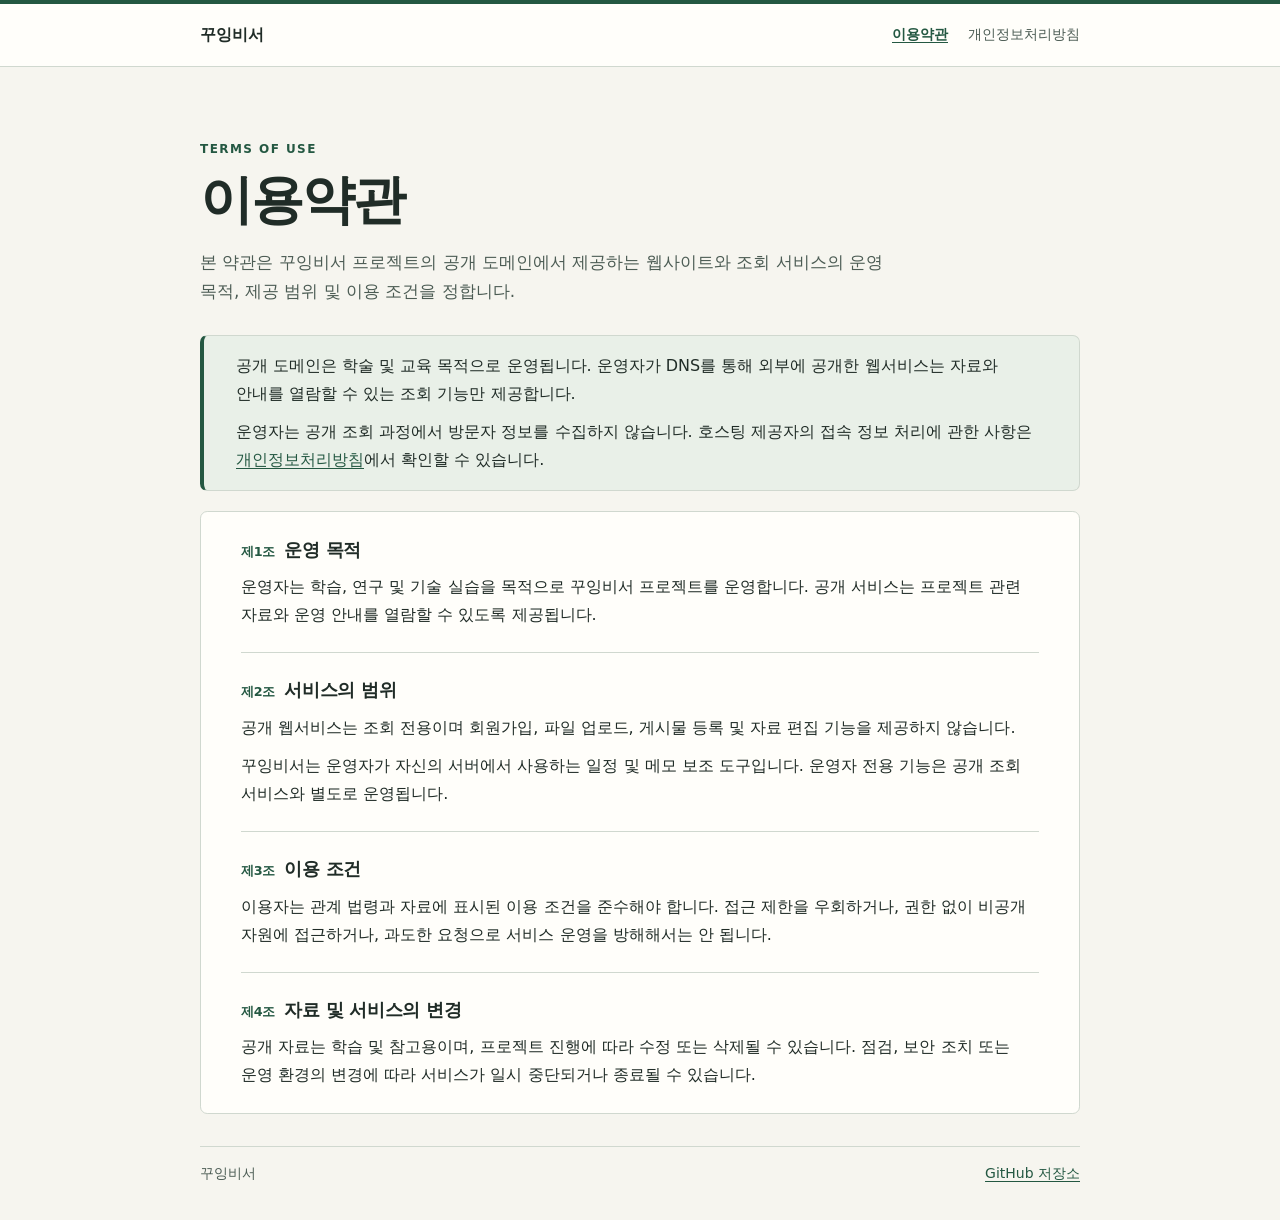
<file: index.html>
<!doctype html>
<html lang="ko">
<head>
  <meta charset="utf-8">
  <meta name="viewport" content="width=device-width, initial-scale=1">
  <meta name="description" content="꾸잉비서 공개 도메인의 운영 목적, 제공 범위 및 이용 조건을 안내합니다.">
  <title>이용약관 | 꾸잉비서</title>
  <link rel="stylesheet" href="styles.css">
</head>
<body>
  <a class="skip" href="#main">본문 바로가기</a>
  <header class="site-header">
    <div class="shell header-inner">
      <a class="brand" href="index.html">꾸잉비서</a>
      <nav aria-label="정책 문서">
        <a href="index.html" aria-current="page">이용약관</a>
        <a href="privacy.html">개인정보처리방침</a>
      </nav>
    </div>
  </header>

  <main class="shell" id="main">
    <header class="hero">
      <p class="kicker" lang="en">Terms of Use</p>
      <h1>이용약관</h1>
      <p class="lead">본 약관은 꾸잉비서 프로젝트의 공개 도메인에서 제공하는 웹사이트와 조회 서비스의 운영 목적, 제공 범위 및 이용 조건을 정합니다.</p>
    </header>

    <aside class="notice" aria-label="운영 범위 요약">
      <p>공개 도메인은 학술 및 교육 목적으로 운영됩니다. 운영자가 DNS를 통해 외부에 공개한 웹서비스는 자료와 안내를 열람할 수 있는 조회 기능만 제공합니다.</p>
      <p>운영자는 공개 조회 과정에서 방문자 정보를 수집하지 않습니다. 호스팅 제공자의 접속 정보 처리에 관한 사항은 <a href="privacy.html#hosting">개인정보처리방침</a>에서 확인할 수 있습니다.</p>
    </aside>

    <article class="document" aria-label="이용약관 본문">
      <section class="clause" aria-labelledby="purpose">
        <h2 id="purpose"><span class="section-number">제1조</span>운영 목적</h2>
        <p>운영자는 학습, 연구 및 기술 실습을 목적으로 꾸잉비서 프로젝트를 운영합니다. 공개 서비스는 프로젝트 관련 자료와 운영 안내를 열람할 수 있도록 제공됩니다.</p>
      </section>

      <section class="clause" aria-labelledby="scope">
        <h2 id="scope"><span class="section-number">제2조</span>서비스의 범위</h2>
        <p>공개 웹서비스는 조회 전용이며 회원가입, 파일 업로드, 게시물 등록 및 자료 편집 기능을 제공하지 않습니다.</p>
        <p>꾸잉비서는 운영자가 자신의 서버에서 사용하는 일정 및 메모 보조 도구입니다. 운영자 전용 기능은 공개 조회 서비스와 별도로 운영됩니다.</p>
      </section>

      <section class="clause" aria-labelledby="use">
        <h2 id="use"><span class="section-number">제3조</span>이용 조건</h2>
        <p>이용자는 관계 법령과 자료에 표시된 이용 조건을 준수해야 합니다. 접근 제한을 우회하거나, 권한 없이 비공개 자원에 접근하거나, 과도한 요청으로 서비스 운영을 방해해서는 안 됩니다.</p>
      </section>

      <section class="clause" aria-labelledby="changes">
        <h2 id="changes"><span class="section-number">제4조</span>자료 및 서비스의 변경</h2>
        <p>공개 자료는 학습 및 참고용이며, 프로젝트 진행에 따라 수정 또는 삭제될 수 있습니다. 점검, 보안 조치 또는 운영 환경의 변경에 따라 서비스가 일시 중단되거나 종료될 수 있습니다.</p>
      </section>
    </article>
  </main>

  <footer class="shell site-footer">
    <span>꾸잉비서</span>
    <a href="https://github.com/Malrang-GGuing/malrang-gguing.github.io">GitHub 저장소</a>
  </footer>
</body>
</html>
</file>
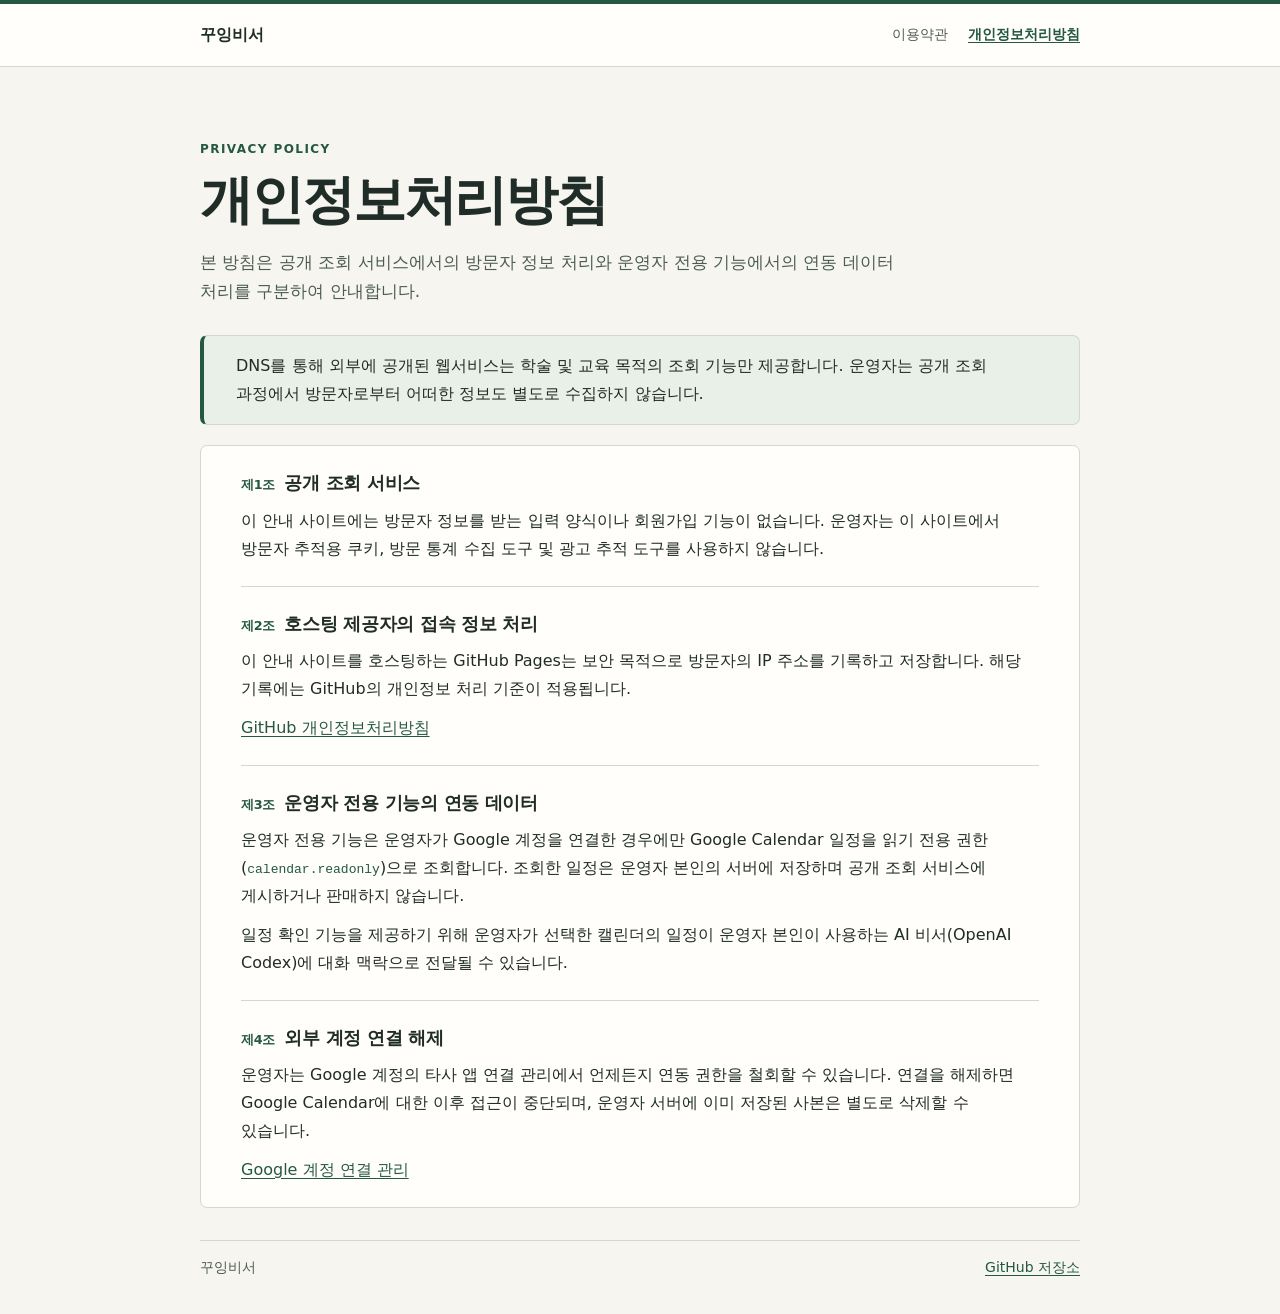
<file: privacy.html>
<!doctype html>
<html lang="ko">
<head>
  <meta charset="utf-8">
  <meta name="viewport" content="width=device-width, initial-scale=1">
  <meta name="description" content="꾸잉비서의 공개 조회 서비스와 운영자 전용 기능에 적용되는 정보 처리 범위를 안내합니다.">
  <title>개인정보처리방침 | 꾸잉비서</title>
  <link rel="stylesheet" href="styles.css">
</head>
<body>
  <a class="skip" href="#main">본문 바로가기</a>
  <header class="site-header">
    <div class="shell header-inner">
      <a class="brand" href="index.html">꾸잉비서</a>
      <nav aria-label="정책 문서">
        <a href="index.html">이용약관</a>
        <a href="privacy.html" aria-current="page">개인정보처리방침</a>
      </nav>
    </div>
  </header>

  <main class="shell" id="main">
    <header class="hero">
      <p class="kicker" lang="en">Privacy Policy</p>
      <h1>개인정보처리방침</h1>
      <p class="lead">본 방침은 공개 조회 서비스에서의 방문자 정보 처리와 운영자 전용 기능에서의 연동 데이터 처리를 구분하여 안내합니다.</p>
    </header>

    <aside class="notice" aria-label="공개 조회 서비스 요약">
      <p>DNS를 통해 외부에 공개된 웹서비스는 학술 및 교육 목적의 조회 기능만 제공합니다. 운영자는 공개 조회 과정에서 방문자로부터 어떠한 정보도 별도로 수집하지 않습니다.</p>
    </aside>

    <article class="document" aria-label="개인정보처리방침 본문">
      <section class="clause" aria-labelledby="public-service">
        <h2 id="public-service"><span class="section-number">제1조</span>공개 조회 서비스</h2>
        <p>이 안내 사이트에는 방문자 정보를 받는 입력 양식이나 회원가입 기능이 없습니다. 운영자는 이 사이트에서 방문자 추적용 쿠키, 방문 통계 수집 도구 및 광고 추적 도구를 사용하지 않습니다.</p>
      </section>

      <section class="clause" aria-labelledby="hosting">
        <h2 id="hosting"><span class="section-number">제2조</span>호스팅 제공자의 접속 정보 처리</h2>
        <p>이 안내 사이트를 호스팅하는 GitHub Pages는 보안 목적으로 방문자의 IP 주소를 기록하고 저장합니다. 해당 기록에는 GitHub의 개인정보 처리 기준이 적용됩니다.</p>
        <p><a href="https://docs.github.com/en/site-policy/privacy-policies/github-general-privacy-statement">GitHub 개인정보처리방침</a></p>
      </section>

      <section class="clause" aria-labelledby="private-service">
        <h2 id="private-service"><span class="section-number">제3조</span>운영자 전용 기능의 연동 데이터</h2>
        <p>운영자 전용 기능은 운영자가 Google 계정을 연결한 경우에만 Google Calendar 일정을 읽기 전용 권한(<code>calendar.readonly</code>)으로 조회합니다. 조회한 일정은 운영자 본인의 서버에 저장하며 공개 조회 서비스에 게시하거나 판매하지 않습니다.</p>
        <p>일정 확인 기능을 제공하기 위해 운영자가 선택한 캘린더의 일정이 운영자 본인이 사용하는 AI 비서(OpenAI Codex)에 대화 맥락으로 전달될 수 있습니다.</p>
      </section>

      <section class="clause" aria-labelledby="disconnect">
        <h2 id="disconnect"><span class="section-number">제4조</span>외부 계정 연결 해제</h2>
        <p>운영자는 Google 계정의 타사 앱 연결 관리에서 언제든지 연동 권한을 철회할 수 있습니다. 연결을 해제하면 Google Calendar에 대한 이후 접근이 중단되며, 운영자 서버에 이미 저장된 사본은 별도로 삭제할 수 있습니다.</p>
        <p><a href="https://myaccount.google.com/connections">Google 계정 연결 관리</a></p>
      </section>
    </article>
  </main>

  <footer class="shell site-footer">
    <span>꾸잉비서</span>
    <a href="https://github.com/Malrang-GGuing/malrang-gguing.github.io">GitHub 저장소</a>
  </footer>
</body>
</html>
</file>
<file: styles.css>
:root {
  color-scheme: light;
  --canvas: #f6f5ef;
  --paper: #fffefa;
  --ink: #202c27;
  --muted: #4c5c54;
  --accent: #245842;
  --wash: #e9f0e8;
  --line: #d0d8cf;
  font-family: system-ui, -apple-system, "Malgun Gothic", sans-serif;
  line-height: 1.75;
}

* { box-sizing: border-box; }

body {
  margin: 0;
  color: var(--ink);
  background: var(--canvas);
  overflow-wrap: break-word;
  word-break: keep-all;
}

a {
  color: var(--accent);
  text-underline-offset: .2em;
}

a:focus-visible {
  outline: 2px solid var(--accent);
  outline-offset: 4px;
}

.skip {
  position: absolute;
  top: 1rem;
  left: 1rem;
  padding: .5rem .75rem;
  background: var(--paper);
  transform: translateY(-200%);
}

.skip:focus { transform: none; }

.shell {
  width: min(100% - 2.5rem, 55rem);
  margin-inline: auto;
}

.site-header {
  border-top: .25rem solid var(--accent);
  border-bottom: 1px solid var(--line);
  background: var(--paper);
}

.header-inner, nav, .site-footer {
  display: flex;
  align-items: center;
  flex-wrap: wrap;
}

.header-inner, .site-footer {
  justify-content: space-between;
  gap: .5rem 1.5rem;
  padding-block: .9rem;
}

.brand {
  color: var(--ink);
  font-weight: 750;
  text-decoration: none;
}

nav { gap: .25rem 1.25rem; }
nav a { padding-block: .25rem; font-size: .9rem; }
nav a:not([aria-current]) { color: var(--muted); text-decoration: none; }
nav a:hover, nav a[aria-current] { text-decoration: underline; }
nav a[aria-current] { font-weight: 700; }

.hero { padding-block: clamp(2.5rem, 7vw, 4.5rem) 1.75rem; }

.kicker {
  margin: 0 0 .5rem;
  color: var(--accent);
  font-size: .75rem;
  font-weight: 750;
  letter-spacing: .12em;
  text-transform: uppercase;
}

h1 {
  margin: 0;
  font-family: "Noto Serif CJK KR", "Nanum Myeongjo", Batang, Georgia, serif;
  font-size: clamp(1.75rem, 6vw, 3.3rem);
  line-height: 1.25;
  letter-spacing: -.04em;
}

.lead {
  max-width: 44rem;
  margin: .85rem 0 0;
  color: var(--muted);
  font-size: 1.0625rem;
}

.notice, .document { border: 1px solid var(--line); border-radius: .45rem; }

.notice {
  margin: 0 0 1.25rem;
  padding: 1rem clamp(1rem, 4vw, 2rem);
  border-inline-start: .25rem solid var(--accent);
  background: var(--wash);
}

.notice p, .clause p { margin: 0; }
.notice p + p, .clause p + p { margin-top: .65rem; }

.document {
  padding-inline: clamp(1rem, 4vw, 2.5rem);
  background: var(--paper);
}

.clause { padding-block: 1.45rem; }
.clause + .clause { border-top: 1px solid var(--line); }

.clause h2 {
  margin: 0 0 .55rem;
  font-size: 1.15rem;
  line-height: 1.55;
  letter-spacing: -.02em;
}

.section-number {
  display: inline-block;
  margin-inline-end: .6rem;
  color: var(--accent);
  font-size: .8rem;
}

code { color: var(--accent); }

.site-footer {
  margin-block: 2rem 1.25rem;
  border-top: 1px solid var(--line);
  color: var(--muted);
  font-size: .875rem;
}

@media print {
  body, .site-header, .notice, .document { background: white; }
  .skip, .site-header, .site-footer { display: none; }
  .shell { width: 100%; }
  .hero { padding-block: 0 1rem; }
  .clause { break-inside: avoid; }
}
</file>
